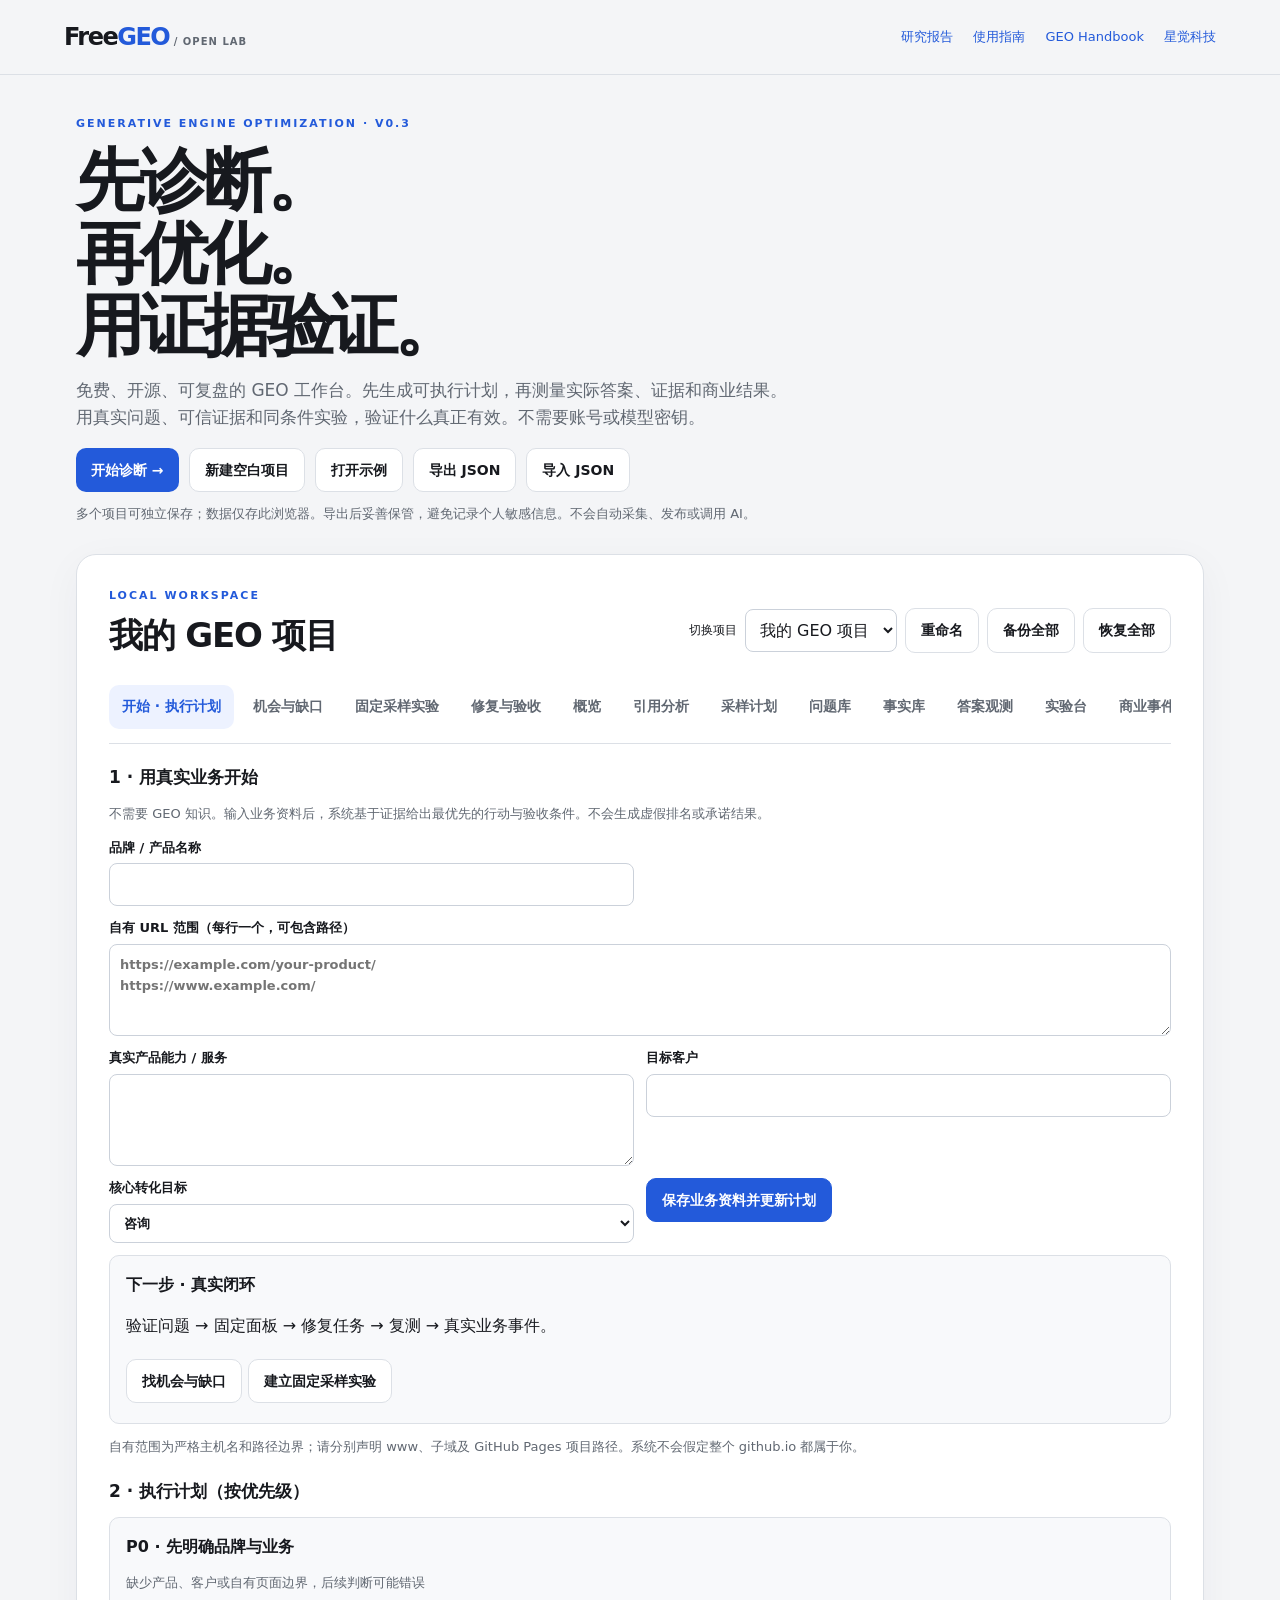
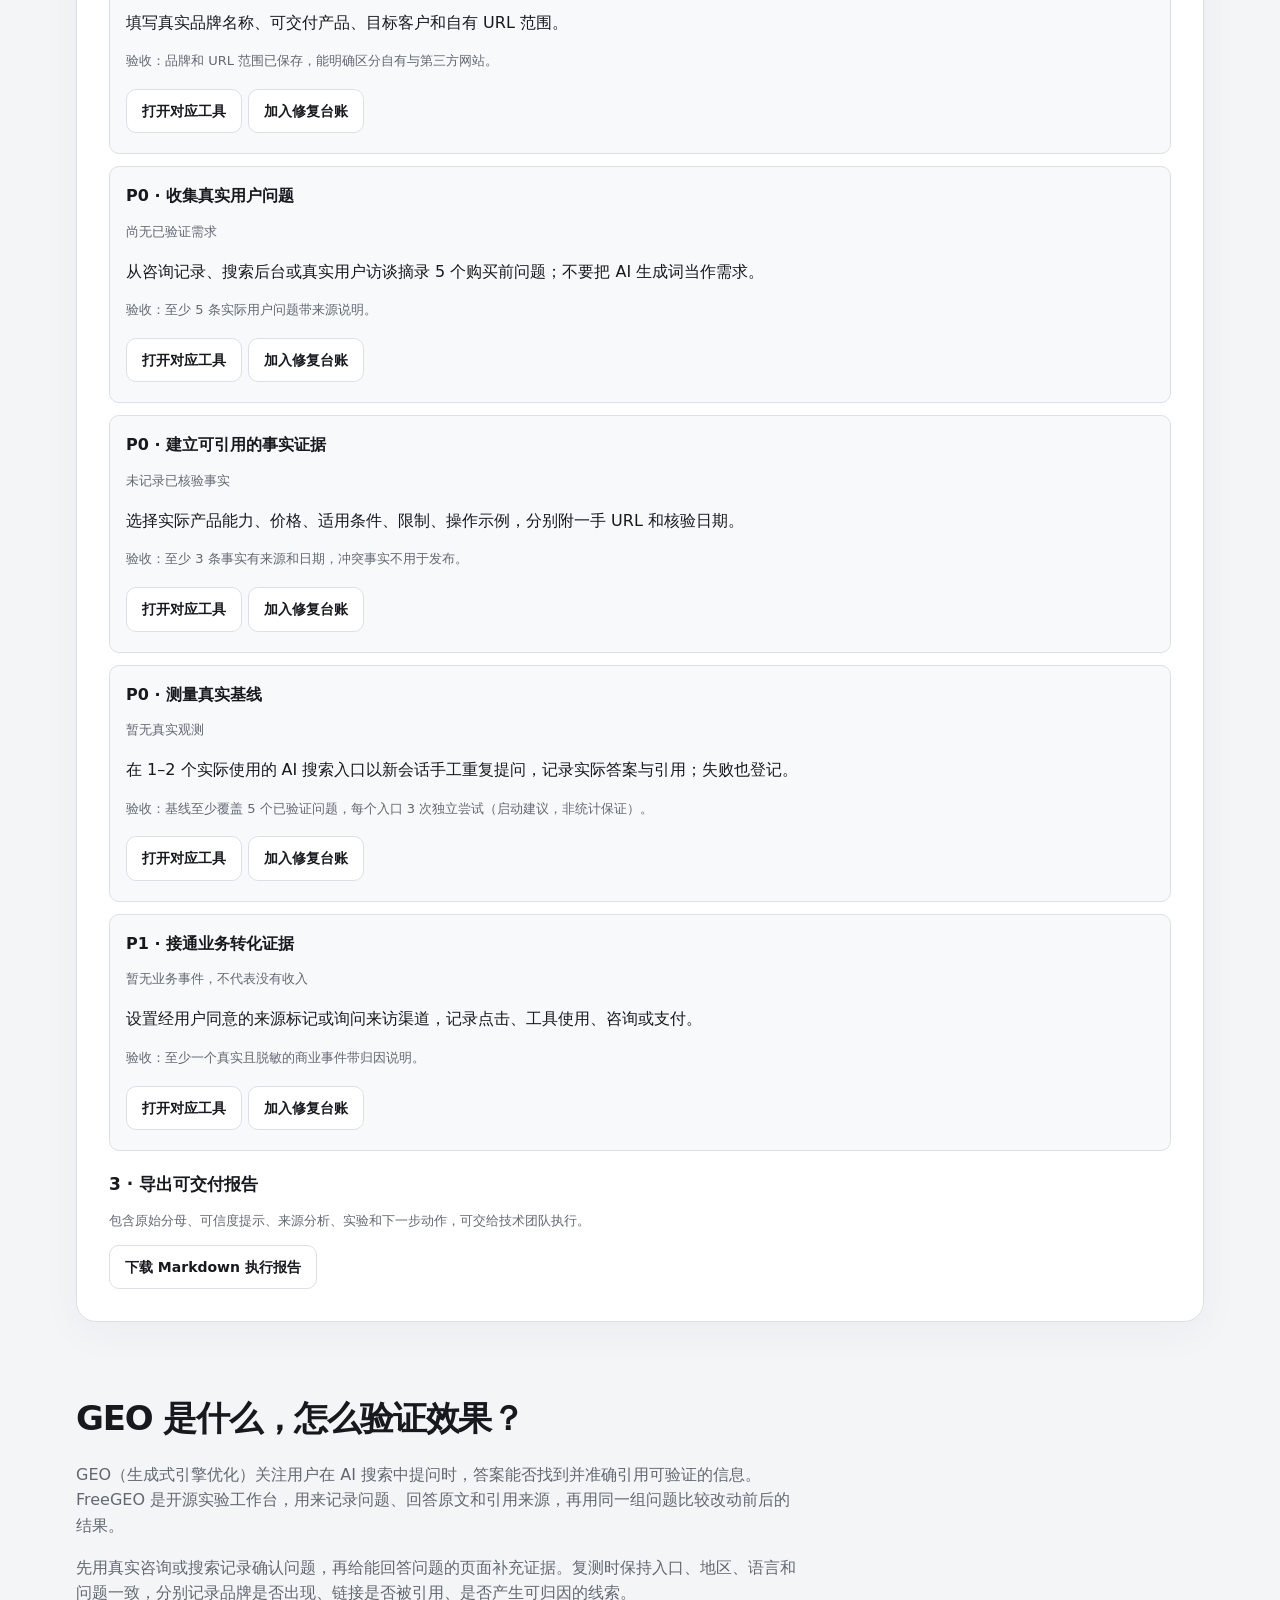
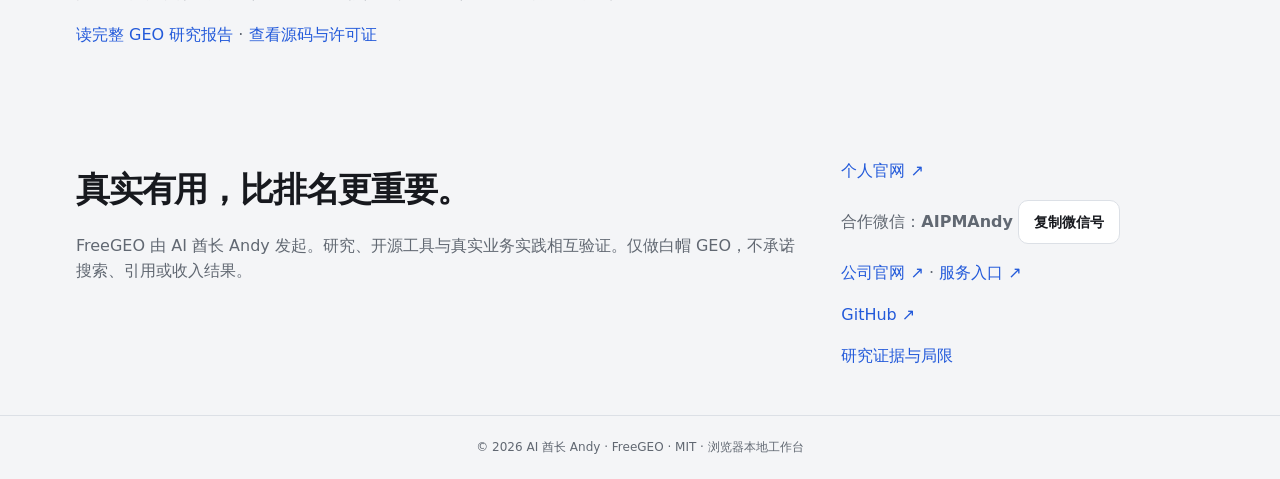
<file: index.html>
<!doctype html><html lang="zh-CN"><head><meta charset="utf-8"><meta name="viewport" content="width=device-width,initial-scale=1"><title>FreeGEO — AI 搜索增长工作台</title><meta name="description" content="免费开源、无需 API Key 的 GEO 证据与实验工作台，记录真实 AI 答案、事实、干预和商业结果。"><meta name="theme-color" content="#f4f5f7"><link rel="canonical" href="https://aipmandy.github.io/FreeGEO/"><meta property="og:type" content="website"><meta property="og:locale" content="zh_CN"><meta property="og:title" content="FreeGEO — AI 搜索增长工作台"><meta property="og:description" content="免费开源、浏览器本地优先的 GEO 证据与实验工作台。"><meta property="og:url" content="https://aipmandy.github.io/FreeGEO/"><script type="application/ld+json">{"@context":"https://schema.org","@type":"WebApplication","name":"FreeGEO","url":"https://aipmandy.github.io/FreeGEO/","applicationCategory":"BusinessApplication","operatingSystem":"Web","inLanguage":"zh-CN","author":{"@type":"Person","name":"AI 酋长 Andy","url":"https://metaver.vip/"},"publisher":{"@type":"Organization","name":"星觉科技","url":"https://www.a6no1.cn/"}}</script><link rel="stylesheet" href="style.css"><meta name="twitter:card" content="summary"><link rel="alternate" type="text/plain" href="https://aipmandy.github.io/FreeGEO/llms.txt" title="llms.txt">
</head><body>
<header><a class="brand" href="#overview">Free<span>GEO</span><small> / OPEN LAB</small></a><nav><a href="docs/research.html">研究报告</a><a href="docs/QUICKSTART.md">使用指南</a><a href="https://aipmandy.github.io/geo-handbook/">GEO Handbook</a><a href="https://www.a6no1.cn/">星觉科技</a></nav></header>
<main><section class="hero"><div class="eyebrow">GENERATIVE ENGINE OPTIMIZATION · V0.3</div><h1>先诊断。<br>再优化。<br>用证据验证。</h1><p>免费、开源、可复盘的 GEO 工作台。先生成可执行计划，再测量实际答案、证据和商业结果。用真实问题、可信证据和同条件实验，验证什么真正有效。不需要账号或模型密钥。</p><div class="actions"><a class="launch" href="#overview">开始诊断 →</a><button id="new" class="secondary">新建空白项目</button><button id="demo" class="secondary">打开示例</button><button id="export" class="secondary">导出 JSON</button><label class="file secondary">导入 JSON<input id="import" type="file" accept="application/json,.json"></label></div><small>多个项目可独立保存；数据仅存此浏览器。导出后妥善保管，避免记录个人敏感信息。不会自动采集、发布或调用 AI。</small></section>
<section class="workspace" id="overview"><div class="workspace-head"><div><div class="eyebrow">LOCAL WORKSPACE</div><h2 id="project-name"></h2></div><div class="project-controls"><label for="project-select">切换项目</label><select id="project-select"></select><button class="secondary" id="rename">重命名</button><button class="secondary" id="export-all">备份全部</button><label class="file secondary">恢复全部<input id="import-all" type="file" accept="application/json,.json"></label></div></div><p id="notice" role="status"></p><div id="tabs" class="tabs" role="tablist" aria-label="工作台模块"></div><div id="panel" role="tabpanel"></div></section>
<section class="foot" aria-labelledby="what-is-geo"><div>
<h2 id="what-is-geo">GEO 是什么，怎么验证效果？</h2>
<p>GEO（生成式引擎优化）关注用户在 AI 搜索中提问时，答案能否找到并准确引用可验证的信息。FreeGEO 是开源实验工作台，用来记录问题、回答原文和引用来源，再用同一组问题比较改动前后的结果。</p>
<p>先用真实咨询或搜索记录确认问题，再给能回答问题的页面补充证据。复测时保持入口、地区、语言和问题一致，分别记录品牌是否出现、链接是否被引用、是否产生可归因的线索。</p>
<p><a href="docs/research.html">读完整 GEO 研究报告</a> · <a href="https://github.com/AIPMAndy/FreeGEO">查看源码与许可证</a></p>
</div></section>
<section class="foot"><div><h2>真实有用，比排名更重要。</h2><p>FreeGEO 由 AI 酋长 Andy 发起。研究、开源工具与真实业务实践相互验证。仅做白帽 GEO，不承诺搜索、引用或收入结果。</p></div><div><a href="https://metaver.vip/">个人官网 ↗</a><p>合作微信：<strong>AIPMAndy</strong> <button class="secondary" id="copy-wechat" type="button">复制微信号</button></p><p id="wechat-status" role="status"></p><p><a href="https://www.a6no1.cn/">公司官网 ↗</a> · <a href="https://metaver.vip/services">服务入口 ↗</a></p><a href="https://github.com/AIPMAndy">GitHub ↗</a><p><a href="docs/research.html">研究证据与局限</a></p></div></section></main><footer>© 2026 AI 酋长 Andy · FreeGEO · MIT · 浏览器本地工作台</footer><script src="core.js"></script><script src="growth.js"></script><script src="workflow.js"></script><script src="projects.js"></script><script src="app.js"></script></body></html>
</file>
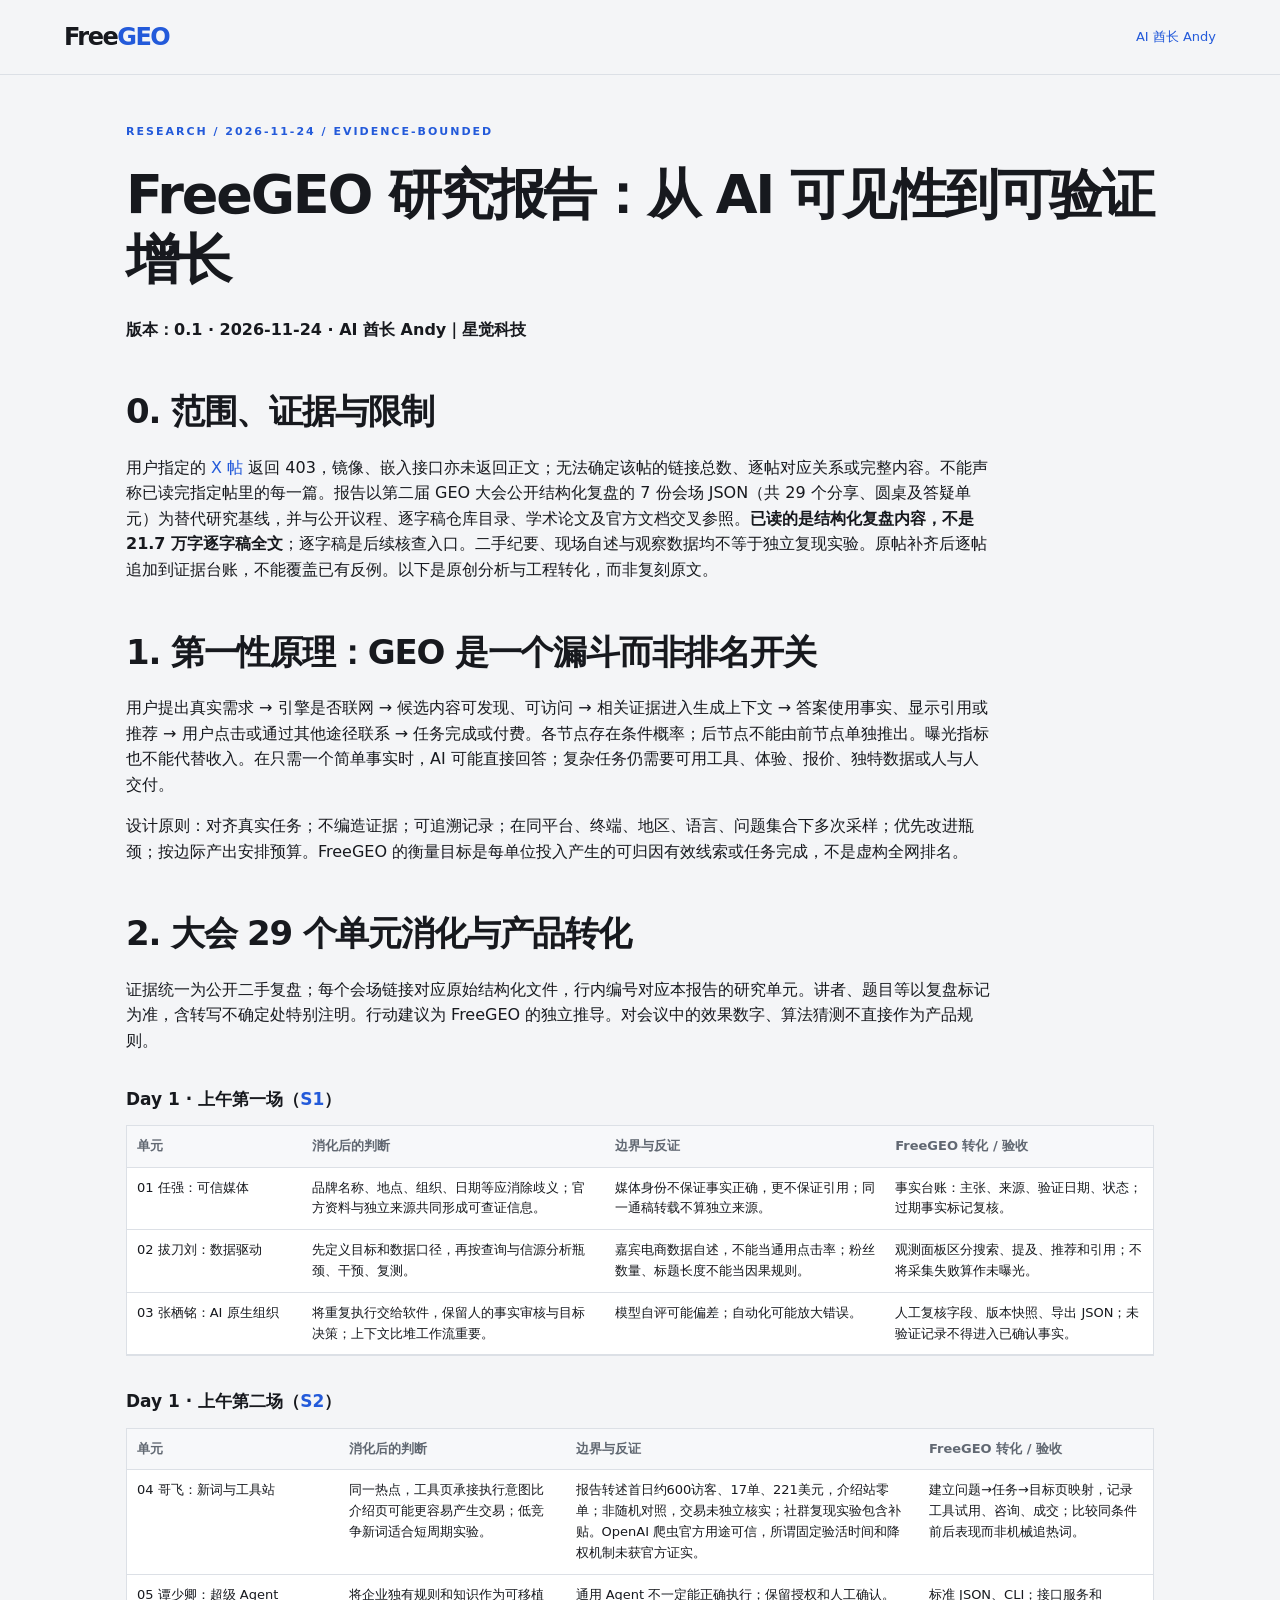
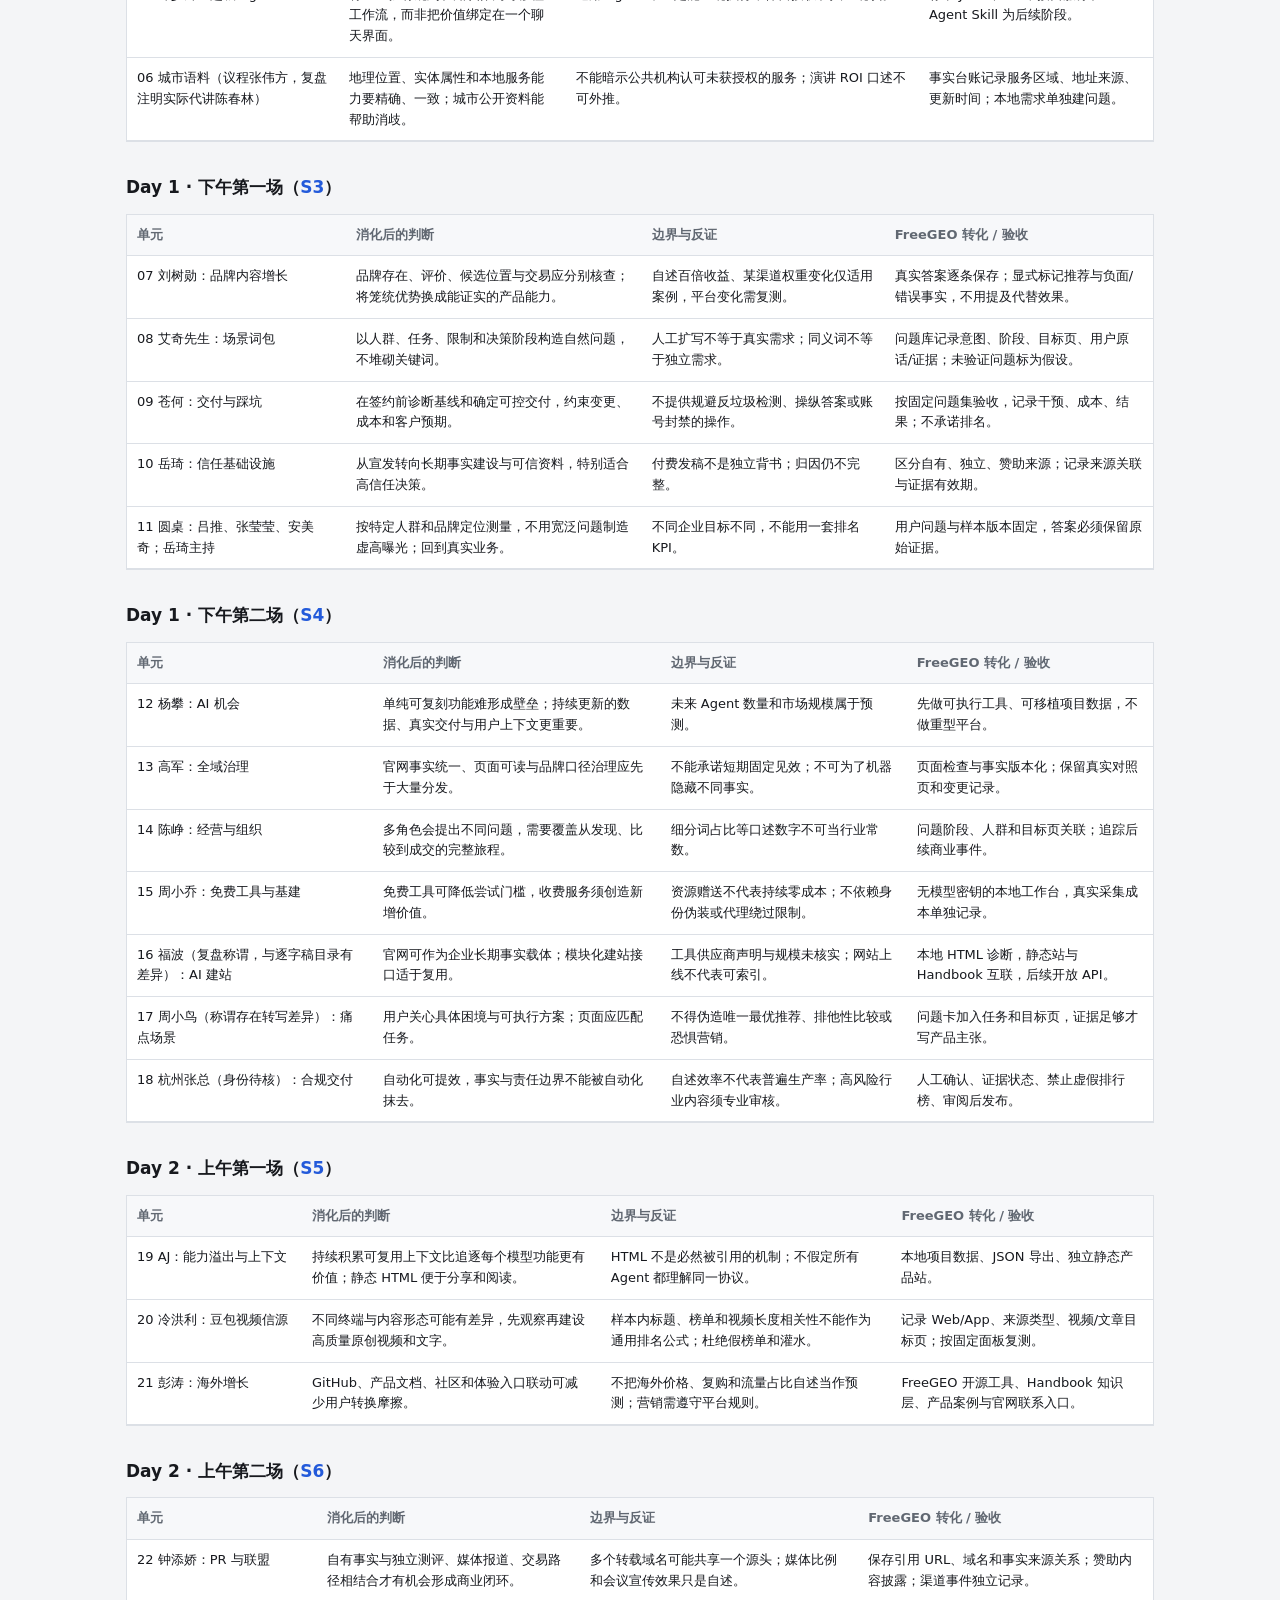
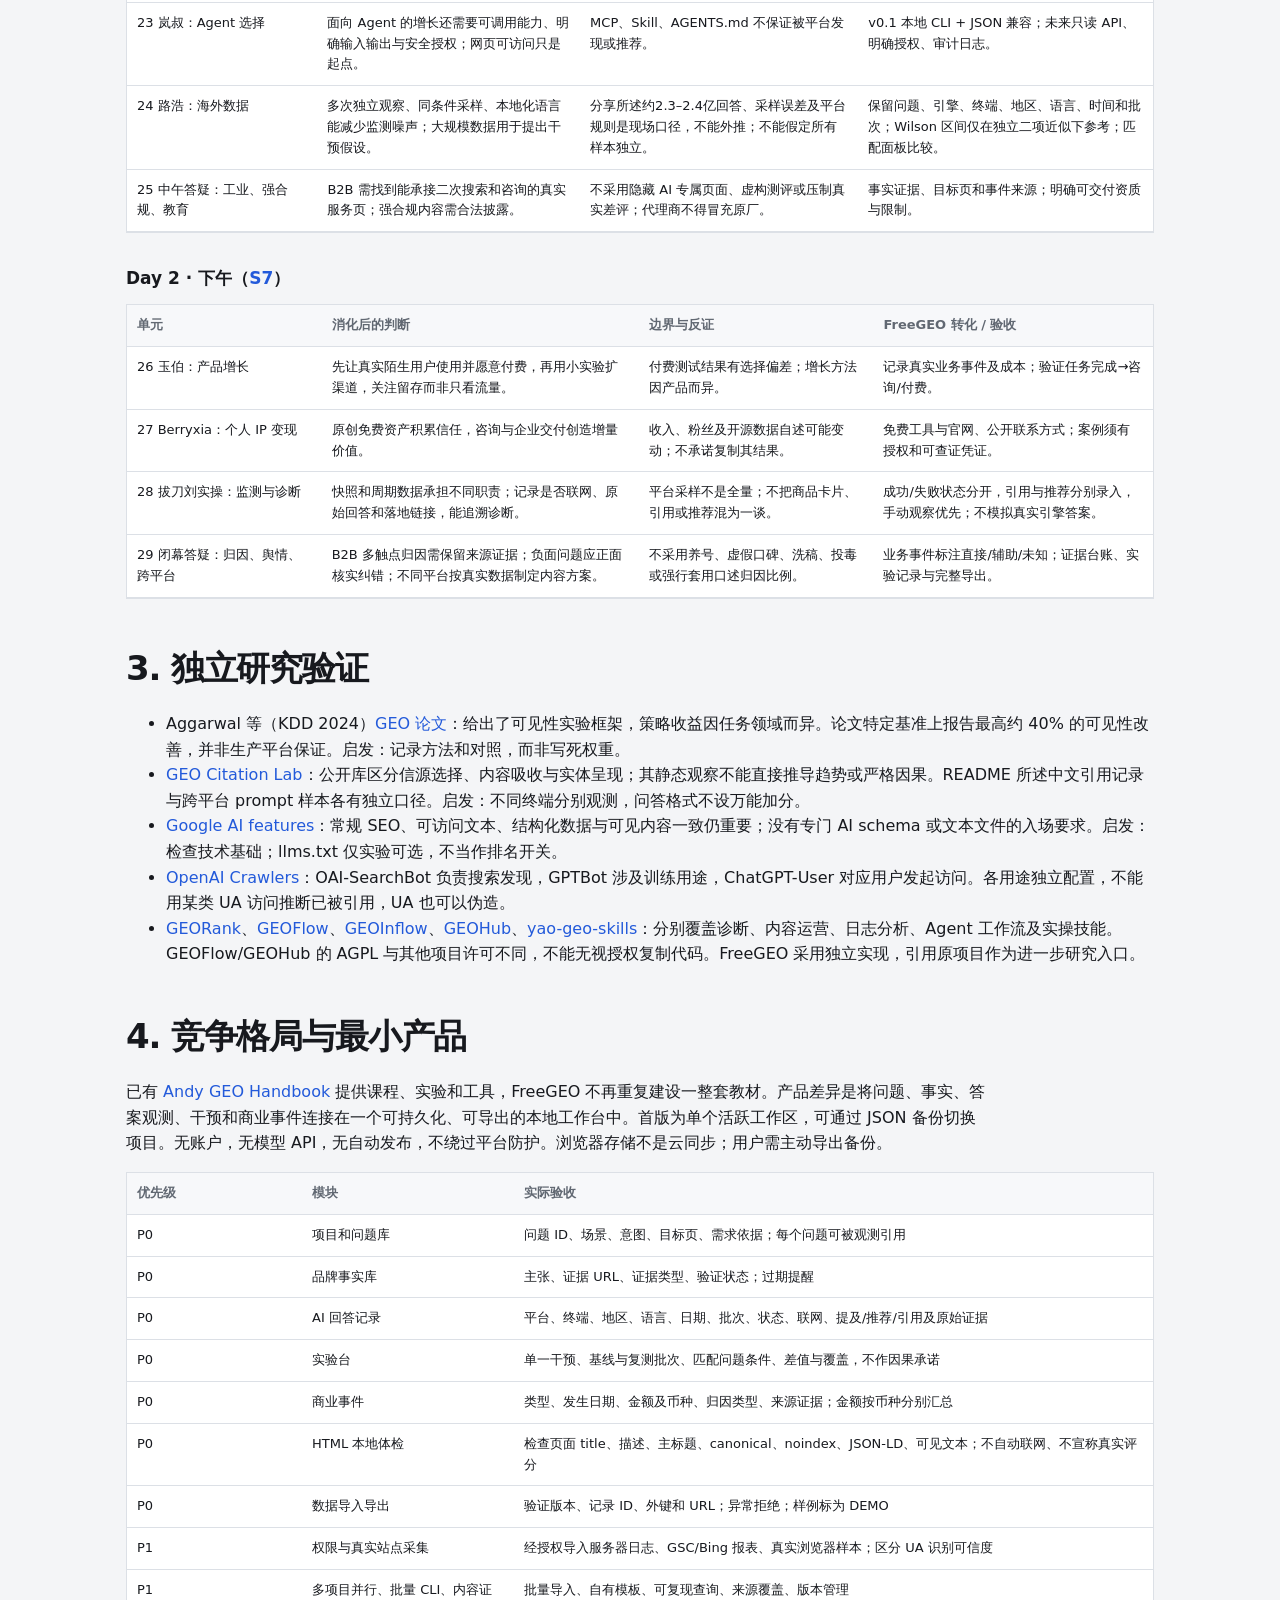
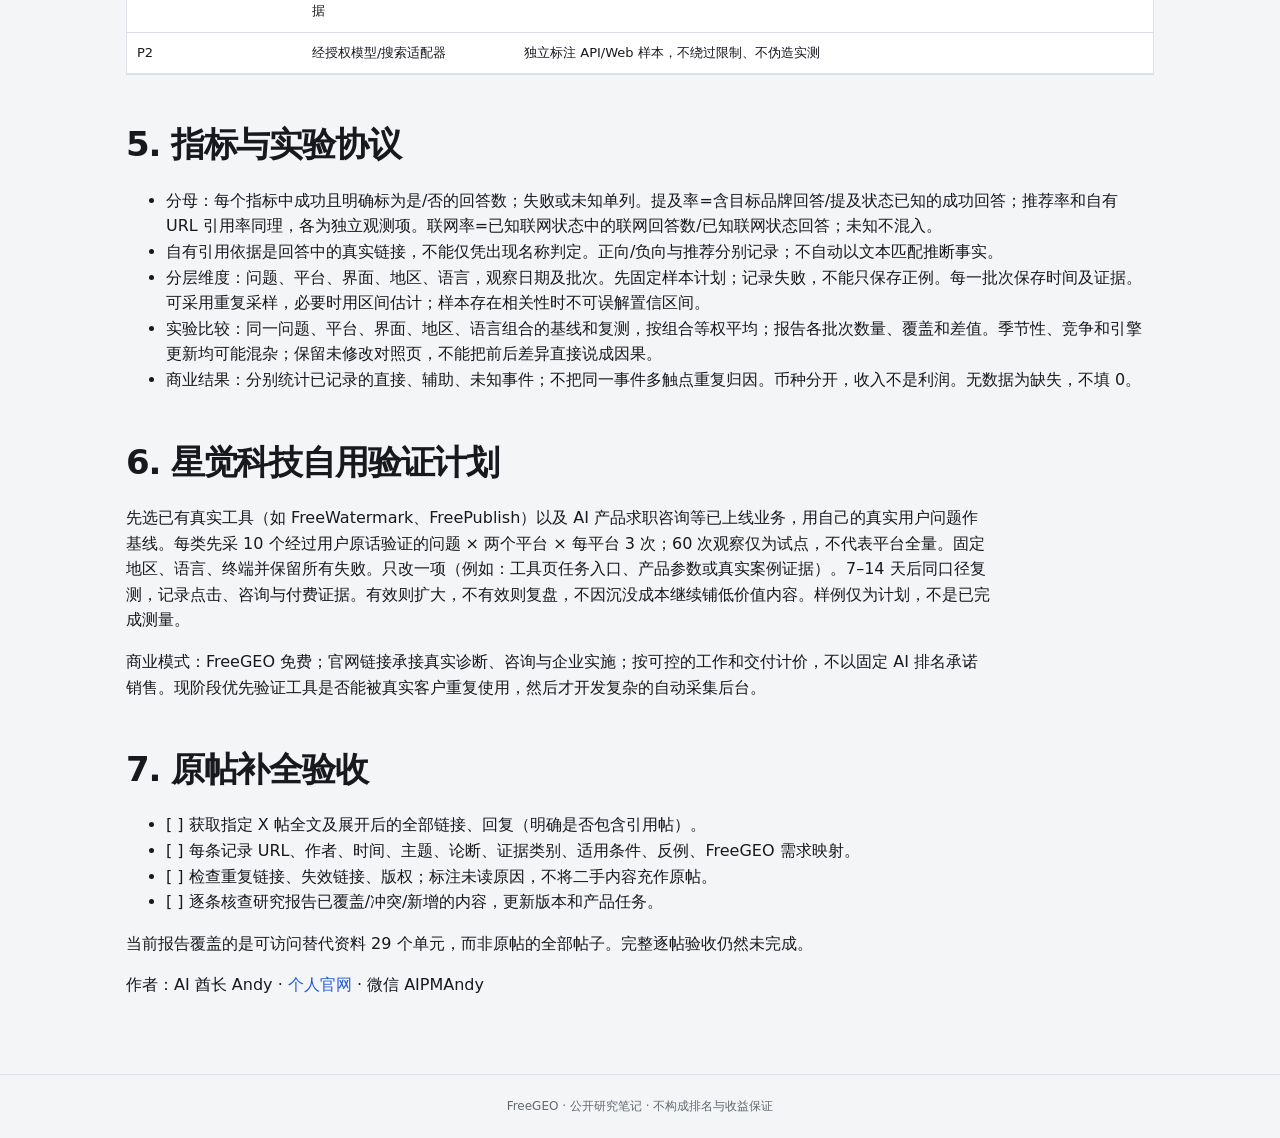
<file: docs/research.html>
<!doctype html><html lang="zh-CN"><head><meta charset="utf-8"><meta name="viewport" content="width=device-width,initial-scale=1"><title>GEO 研究报告｜AI 搜索引用如何验证 · FreeGEO</title>
<meta name="description" content="FreeGEO 研究报告整理 GEO 大会公开复盘中的 29 个研究单元，解释页面如何被 AI 搜索发现与引用，以及怎样用同条件实验衡量变化。">
<link rel="canonical" href="https://aipmandy.github.io/FreeGEO/docs/research.html">
<meta property="og:type" content="article">
<meta property="og:title" content="GEO 研究报告｜AI 搜索引用如何验证 · FreeGEO">
<meta property="og:description" content="FreeGEO 研究报告整理 GEO 大会公开复盘中的 29 个研究单元，解释页面如何被 AI 搜索发现与引用，以及怎样用同条件实验衡量变化。">
<meta property="og:url" content="https://aipmandy.github.io/FreeGEO/docs/research.html">
<meta name="twitter:card" content="summary">
<script type="application/ld+json">{"@context":"https://schema.org","@type":"Article","@id":"https://aipmandy.github.io/FreeGEO/docs/research.html#article","url":"https://aipmandy.github.io/FreeGEO/docs/research.html","headline":"FreeGEO 研究报告：从 AI 可见性到可验证增长","description":"FreeGEO 研究报告整理 GEO 大会公开复盘中的 29 个研究单元，解释页面如何被 AI 搜索发现与引用，以及怎样用同条件实验衡量变化。","inLanguage":"zh-CN","datePublished":"2026-11-24","author":{"@type":"Person","@id":"https://metaver.vip/#person","name":"AI酋长Andy","url":"https://metaver.vip/"},"publisher":{"@type":"Organization","@id":"https://www.a6no1.cn/#organization","name":"星觉科技","url":"https://www.a6no1.cn/"},"about":{"@type":"WebApplication","name":"FreeGEO","url":"https://aipmandy.github.io/FreeGEO/"}}</script>
<style>:root{--bg:#f4f5f7;--paper:white;--text:#17191e;--muted:#616872;--line:#dce0e6;--blue:#235ada;--soft:#edf2ff;--green:#116044}*{box-sizing:border-box}html{scroll-behavior:smooth}body{margin:0;background:var(--bg);font-family:-apple-system,BlinkMacSystemFont,"PingFang SC","Microsoft YaHei",system-ui,sans-serif;color:var(--text);line-height:1.6}a{color:var(--blue);text-decoration:none}a:hover{text-decoration:underline}header{position:sticky;top:0;z-index:2;display:flex;align-items:center;justify-content:space-between;gap:20px;padding:18px max(5vw,24px);background:#f4f5f7ed;border-bottom:1px solid var(--line);backdrop-filter:blur(14px)}.brand{color:var(--text);font-weight:850;font-size:24px;letter-spacing:-1.5px}.brand span{color:var(--blue)}.brand small{font-size:10px;letter-spacing:1px;color:var(--muted)}nav{display:flex;gap:20px;flex-wrap:wrap;font-size:13px}main{max-width:1180px;margin:0 auto;padding:0 26px}.hero{padding:82px 0 55px}.eyebrow{font-size:11px;letter-spacing:2px;font-weight:750;color:var(--blue)}h1{font-size:clamp(48px,8vw,90px);line-height:1.07;letter-spacing:-.065em;margin:18px 0 24px}h2{letter-spacing:-.035em;margin:4px 0 12px;font-size:clamp(24px,4vw,34px)}h3{font-size:17px;margin:20px 0 12px}.hero p{font-size:19px;max-width:720px;color:var(--muted)}small,.muted{color:var(--muted);font-size:13px}.actions{display:flex;gap:10px;flex-wrap:wrap;margin:24px 0 12px}button,.file{font:inherit;font-weight:650;cursor:pointer;border:1px solid var(--blue);border-radius:10px;background:var(--blue);color:white;padding:10px 15px;font-size:14px;display:inline-flex;align-items:center;justify-content:center}.secondary{background:white;color:var(--text);border:1px solid var(--line)}button:hover,.file:hover{filter:brightness(.96)}button:focus-visible,a:focus-visible,input:focus-visible,textarea:focus-visible,select:focus-visible{outline:3px solid #84a7ff;outline-offset:2px}.file input{width:1px;height:1px;position:absolute;opacity:0}.workspace{background:var(--paper);border:1px solid var(--line);border-radius:20px;padding:clamp(16px,3vw,32px);box-shadow:0 10px 40px #26364f0b;min-height:400px}.workspace-head{display:flex;justify-content:space-between;align-items:center;gap:10px}.tabs{display:flex;gap:6px;overflow-x:auto;padding:10px 0 14px;border-bottom:1px solid var(--line);margin-bottom:20px}.tabs button{white-space:nowrap;background:transparent;color:var(--muted);border:0;padding:9px 13px}.tabs button[aria-selected=true]{background:var(--soft);color:var(--blue)}#notice:empty{display:none}#notice{font-size:14px;padding:10px 14px;background:var(--soft);border-radius:8px;white-space:pre-wrap}.metrics{display:grid;grid-template-columns:repeat(auto-fit,minmax(145px,1fr));gap:12px}.metric{padding:16px;border:1px solid var(--line);border-radius:12px}.metric strong{display:block;font-size:28px;letter-spacing:-1px;font-variant-numeric:tabular-nums}.metric span{font-size:13px;color:var(--muted)}.gridform{display:grid;grid-template-columns:repeat(2,minmax(0,1fr));gap:12px;align-items:start}.gridform label{font-size:13px;font-weight:650;display:flex;flex-direction:column;gap:5px}.gridform .wide{grid-column:1/-1}input,textarea,select{border:1px solid #cbd1da;background:#fff;color:var(--text);padding:10px;border-radius:8px;font:inherit;width:100%;min-width:0}textarea{resize:vertical;min-height:92px}.submitrow{grid-column:1/-1;display:flex;gap:8px;flex-wrap:wrap}.scroll{overflow-x:auto;margin:16px 0}table{border-collapse:collapse;width:100%;font-size:13px;text-align:left}th,td{padding:10px;vertical-align:top;border-bottom:1px solid var(--line);min-width:95px;max-width:320px;overflow-wrap:anywhere;white-space:pre-wrap}th{color:var(--muted);font-weight:650;background:#f7f8fa}td button{font-size:12px;padding:6px 9px}.danger{color:#ab2635}.filters{display:flex;gap:8px;flex-wrap:wrap;margin-bottom:16px}.filters label{font-size:12px;flex:1;min-width:140px}.foot{display:grid;grid-template-columns:2fr 1fr;gap:40px;padding:65px 0 30px}.foot p{color:var(--muted)}footer{text-align:center;color:var(--muted);font-size:12px;border-top:1px solid var(--line);padding:22px}.callout{padding:16px;border:1px solid var(--line);border-radius:10px;margin:12px 0;background:#f8f9fb}.report{max-width:1080px;padding-top:48px;padding-bottom:60px}.report h1{font-size:clamp(34px,5vw,54px);line-height:1.2;letter-spacing:-.04em}.report h2{margin-top:42px}.report h3{margin-top:32px}.report table{background:white;border:1px solid var(--line)}.report td,.report th{min-width:130px;max-width:none}.report p{max-width:85ch}.report code{font-family:monospace} @media(max-width:650px){header{position:static;align-items:flex-start;flex-direction:column;gap:7px;padding:12px 20px}main{padding:0 14px}.hero{padding:44px 0 34px}.gridform,.foot{grid-template-columns:1fr}.foot{gap:10px}.workspace-head{align-items:flex-start}.workspace-head button{flex-shrink:0}h1{font-size:53px}.metrics{grid-template-columns:repeat(2,minmax(0,1fr))}}
 .report table{display:block;overflow-x:auto}.report th:first-child,.report td:first-child{min-width:175px}.report h1{margin-top:22px} @media print{header,footer{display:none}.report{padding:0;max-width:none}.report table{display:table;break-inside:auto}.report tr{break-inside:avoid}body{background:white}}</style><link rel="alternate" type="text/plain" href="https://aipmandy.github.io/FreeGEO/llms.txt" title="llms.txt">
</head><body><header><a class="brand" href="../">Free<span>GEO</span></a><nav><a href="https://metaver.vip/">AI 酋长 Andy</a></nav></header><main class="report"><div class="eyebrow">RESEARCH / 2026-11-24 / EVIDENCE-BOUNDED</div><h1>FreeGEO 研究报告：从 AI 可见性到可验证增长</h1>
<p><strong>版本：0.1 · 2026-11-24 · AI 酋长 Andy｜星觉科技</strong></p>
<h2>0. 范围、证据与限制</h2>
<p>用户指定的 <a href="https://x.com/yaojingang/status/2125080433096565209">X 帖</a> 返回 403，镜像、嵌入接口亦未返回正文；无法确定该帖的链接总数、逐帖对应关系或完整内容。不能声称已读完指定帖里的每一篇。报告以第二届 GEO 大会公开结构化复盘的 7 份会场 JSON（共 29 个分享、圆桌及答疑单元）为替代研究基线，并与公开议程、逐字稿仓库目录、学术论文及官方文档交叉参照。<strong>已读的是结构化复盘内容，不是 21.7 万字逐字稿全文</strong>；逐字稿是后续核查入口。二手纪要、现场自述与观察数据均不等于独立复现实验。原帖补齐后逐帖追加到证据台账，不能覆盖已有反例。以下是原创分析与工程转化，而非复刻原文。</p>
<h2>1. 第一性原理：GEO 是一个漏斗而非排名开关</h2>
<p>用户提出真实需求 → 引擎是否联网 → 候选内容可发现、可访问 → 相关证据进入生成上下文 → 答案使用事实、显示引用或推荐 → 用户点击或通过其他途径联系 → 任务完成或付费。各节点存在条件概率；后节点不能由前节点单独推出。曝光指标也不能代替收入。在只需一个简单事实时，AI 可能直接回答；复杂任务仍需要可用工具、体验、报价、独特数据或人与人交付。</p>
<p>设计原则：对齐真实任务；不编造证据；可追溯记录；在同平台、终端、地区、语言、问题集合下多次采样；优先改进瓶颈；按边际产出安排预算。FreeGEO 的衡量目标是每单位投入产生的可归因有效线索或任务完成，不是虚构全网排名。</p>
<h2>2. 大会 29 个单元消化与产品转化</h2>
<p>证据统一为公开二手复盘；每个会场链接对应原始结构化文件，行内编号对应本报告的研究单元。讲者、题目等以复盘标记为准，含转写不确定处特别注明。行动建议为 FreeGEO 的独立推导。对会议中的效果数字、算法猜测不直接作为产品规则。</p>
<h3>Day 1 · 上午第一场（<a href="https://github.com/siuserxiaowei/geo-conference-2026-review/blob/main/data/sessions/s1.json">S1</a>）</h3>
<table>
<thead>
<tr>
<th>单元</th>
<th>消化后的判断</th>
<th>边界与反证</th>
<th>FreeGEO 转化 / 验收</th>
</tr>
</thead>
<tbody>
<tr>
<td>01 任强：可信媒体</td>
<td>品牌名称、地点、组织、日期等应消除歧义；官方资料与独立来源共同形成可查证信息。</td>
<td>媒体身份不保证事实正确，更不保证引用；同一通稿转载不算独立来源。</td>
<td>事实台账：主张、来源、验证日期、状态；过期事实标记复核。</td>
</tr>
<tr>
<td>02 拔刀刘：数据驱动</td>
<td>先定义目标和数据口径，再按查询与信源分析瓶颈、干预、复测。</td>
<td>嘉宾电商数据自述，不能当通用点击率；粉丝数量、标题长度不能当因果规则。</td>
<td>观测面板区分搜索、提及、推荐和引用；不将采集失败算作未曝光。</td>
</tr>
<tr>
<td>03 张栖铭：AI 原生组织</td>
<td>将重复执行交给软件，保留人的事实审核与目标决策；上下文比堆工作流重要。</td>
<td>模型自评可能偏差；自动化可能放大错误。</td>
<td>人工复核字段、版本快照、导出 JSON；未验证记录不得进入已确认事实。</td>
</tr>
</tbody>
</table>
<h3>Day 1 · 上午第二场（<a href="https://github.com/siuserxiaowei/geo-conference-2026-review/blob/main/data/sessions/s2.json">S2</a>）</h3>
<table>
<thead>
<tr>
<th>单元</th>
<th>消化后的判断</th>
<th>边界与反证</th>
<th>FreeGEO 转化 / 验收</th>
</tr>
</thead>
<tbody>
<tr>
<td>04 哥飞：新词与工具站</td>
<td>同一热点，工具页承接执行意图比介绍页可能更容易产生交易；低竞争新词适合短周期实验。</td>
<td>报告转述首日约600访客、17单、221美元，介绍站零单；非随机对照，交易未独立核实；社群复现实验包含补贴。OpenAI 爬虫官方用途可信，所谓固定验活时间和降权机制未获官方证实。</td>
<td>建立问题→任务→目标页映射，记录工具试用、咨询、成交；比较同条件前后表现而非机械追热词。</td>
</tr>
<tr>
<td>05 谭少卿：超级 Agent</td>
<td>将企业独有规则和知识作为可移植工作流，而非把价值绑定在一个聊天界面。</td>
<td>通用 Agent 不一定能正确执行；保留授权和人工确认。</td>
<td>标准 JSON、CLI；接口服务和 Agent Skill 为后续阶段。</td>
</tr>
<tr>
<td>06 城市语料（议程张伟方，复盘注明实际代讲陈春林）</td>
<td>地理位置、实体属性和本地服务能力要精确、一致；城市公开资料能帮助消歧。</td>
<td>不能暗示公共机构认可未获授权的服务；演讲 ROI 口述不可外推。</td>
<td>事实台账记录服务区域、地址来源、更新时间；本地需求单独建问题。</td>
</tr>
</tbody>
</table>
<h3>Day 1 · 下午第一场（<a href="https://github.com/siuserxiaowei/geo-conference-2026-review/blob/main/data/sessions/s3.json">S3</a>）</h3>
<table>
<thead>
<tr>
<th>单元</th>
<th>消化后的判断</th>
<th>边界与反证</th>
<th>FreeGEO 转化 / 验收</th>
</tr>
</thead>
<tbody>
<tr>
<td>07 刘树勋：品牌内容增长</td>
<td>品牌存在、评价、候选位置与交易应分别核查；将笼统优势换成能证实的产品能力。</td>
<td>自述百倍收益、某渠道权重变化仅适用案例，平台变化需复测。</td>
<td>真实答案逐条保存；显式标记推荐与负面/错误事实，不用提及代替效果。</td>
</tr>
<tr>
<td>08 艾奇先生：场景词包</td>
<td>以人群、任务、限制和决策阶段构造自然问题，不堆砌关键词。</td>
<td>人工扩写不等于真实需求；同义词不等于独立需求。</td>
<td>问题库记录意图、阶段、目标页、用户原话/证据；未验证问题标为假设。</td>
</tr>
<tr>
<td>09 苍何：交付与踩坑</td>
<td>在签约前诊断基线和确定可控交付，约束变更、成本和客户预期。</td>
<td>不提供规避反垃圾检测、操纵答案或账号封禁的操作。</td>
<td>按固定问题集验收，记录干预、成本、结果；不承诺排名。</td>
</tr>
<tr>
<td>10 岳琦：信任基础设施</td>
<td>从宣发转向长期事实建设与可信资料，特别适合高信任决策。</td>
<td>付费发稿不是独立背书；归因仍不完整。</td>
<td>区分自有、独立、赞助来源；记录来源关联与证据有效期。</td>
</tr>
<tr>
<td>11 圆桌：吕推、张莹莹、安美奇；岳琦主持</td>
<td>按特定人群和品牌定位测量，不用宽泛问题制造虚高曝光；回到真实业务。</td>
<td>不同企业目标不同，不能用一套排名 KPI。</td>
<td>用户问题与样本版本固定，答案必须保留原始证据。</td>
</tr>
</tbody>
</table>
<h3>Day 1 · 下午第二场（<a href="https://github.com/siuserxiaowei/geo-conference-2026-review/blob/main/data/sessions/s4.json">S4</a>）</h3>
<table>
<thead>
<tr>
<th>单元</th>
<th>消化后的判断</th>
<th>边界与反证</th>
<th>FreeGEO 转化 / 验收</th>
</tr>
</thead>
<tbody>
<tr>
<td>12 杨攀：AI 机会</td>
<td>单纯可复刻功能难形成壁垒；持续更新的数据、真实交付与用户上下文更重要。</td>
<td>未来 Agent 数量和市场规模属于预测。</td>
<td>先做可执行工具、可移植项目数据，不做重型平台。</td>
</tr>
<tr>
<td>13 高军：全域治理</td>
<td>官网事实统一、页面可读与品牌口径治理应先于大量分发。</td>
<td>不能承诺短期固定见效；不可为了机器隐藏不同事实。</td>
<td>页面检查与事实版本化；保留真实对照页和变更记录。</td>
</tr>
<tr>
<td>14 陈峥：经营与组织</td>
<td>多角色会提出不同问题，需要覆盖从发现、比较到成交的完整旅程。</td>
<td>细分词占比等口述数字不可当行业常数。</td>
<td>问题阶段、人群和目标页关联；追踪后续商业事件。</td>
</tr>
<tr>
<td>15 周小乔：免费工具与基建</td>
<td>免费工具可降低尝试门槛，收费服务须创造新增价值。</td>
<td>资源赠送不代表持续零成本；不依赖身份伪装或代理绕过限制。</td>
<td>无模型密钥的本地工作台，真实采集成本单独记录。</td>
</tr>
<tr>
<td>16 福波（复盘称谓，与逐字稿目录有差异）：AI 建站</td>
<td>官网可作为企业长期事实载体；模块化建站接口适于复用。</td>
<td>工具供应商声明与规模未核实；网站上线不代表可索引。</td>
<td>本地 HTML 诊断，静态站与 Handbook 互联，后续开放 API。</td>
</tr>
<tr>
<td>17 周小鸟（称谓存在转写差异）：痛点场景</td>
<td>用户关心具体困境与可执行方案；页面应匹配任务。</td>
<td>不得伪造唯一最优推荐、排他性比较或恐惧营销。</td>
<td>问题卡加入任务和目标页，证据足够才写产品主张。</td>
</tr>
<tr>
<td>18 杭州张总（身份待核）：合规交付</td>
<td>自动化可提效，事实与责任边界不能被自动化抹去。</td>
<td>自述效率不代表普遍生产率；高风险行业内容须专业审核。</td>
<td>人工确认、证据状态、禁止虚假排行榜、审阅后发布。</td>
</tr>
</tbody>
</table>
<h3>Day 2 · 上午第一场（<a href="https://github.com/siuserxiaowei/geo-conference-2026-review/blob/main/data/sessions/s5.json">S5</a>）</h3>
<table>
<thead>
<tr>
<th>单元</th>
<th>消化后的判断</th>
<th>边界与反证</th>
<th>FreeGEO 转化 / 验收</th>
</tr>
</thead>
<tbody>
<tr>
<td>19 AJ：能力溢出与上下文</td>
<td>持续积累可复用上下文比追逐每个模型功能更有价值；静态 HTML 便于分享和阅读。</td>
<td>HTML 不是必然被引用的机制；不假定所有 Agent 都理解同一协议。</td>
<td>本地项目数据、JSON 导出、独立静态产品站。</td>
</tr>
<tr>
<td>20 冷洪利：豆包视频信源</td>
<td>不同终端与内容形态可能有差异，先观察再建设高质量原创视频和文字。</td>
<td>样本内标题、榜单和视频长度相关性不能作为通用排名公式；杜绝假榜单和灌水。</td>
<td>记录 Web/App、来源类型、视频/文章目标页；按固定面板复测。</td>
</tr>
<tr>
<td>21 彭涛：海外增长</td>
<td>GitHub、产品文档、社区和体验入口联动可减少用户转换摩擦。</td>
<td>不把海外价格、复购和流量占比自述当作预测；营销需遵守平台规则。</td>
<td>FreeGEO 开源工具、Handbook 知识层、产品案例与官网联系入口。</td>
</tr>
</tbody>
</table>
<h3>Day 2 · 上午第二场（<a href="https://github.com/siuserxiaowei/geo-conference-2026-review/blob/main/data/sessions/s6.json">S6</a>）</h3>
<table>
<thead>
<tr>
<th>单元</th>
<th>消化后的判断</th>
<th>边界与反证</th>
<th>FreeGEO 转化 / 验收</th>
</tr>
</thead>
<tbody>
<tr>
<td>22 钟添娇：PR 与联盟</td>
<td>自有事实与独立测评、媒体报道、交易路径相结合才有机会形成商业闭环。</td>
<td>多个转载域名可能共享一个源头；媒体比例和会议宣传效果只是自述。</td>
<td>保存引用 URL、域名和事实来源关系；赞助内容披露；渠道事件独立记录。</td>
</tr>
<tr>
<td>23 岚叔：Agent 选择</td>
<td>面向 Agent 的增长还需要可调用能力、明确输入输出与安全授权；网页可访问只是起点。</td>
<td>MCP、Skill、AGENTS.md 不保证被平台发现或推荐。</td>
<td>v0.1 本地 CLI + JSON 兼容；未来只读 API、明确授权、审计日志。</td>
</tr>
<tr>
<td>24 路浩：海外数据</td>
<td>多次独立观察、同条件采样、本地化语言能减少监测噪声；大规模数据用于提出干预假设。</td>
<td>分享所述约2.3–2.4亿回答、采样误差及平台规则是现场口径，不能外推；不能假定所有样本独立。</td>
<td>保留问题、引擎、终端、地区、语言、时间和批次；Wilson 区间仅在独立二项近似下参考；匹配面板比较。</td>
</tr>
<tr>
<td>25 中午答疑：工业、强合规、教育</td>
<td>B2B 需找到能承接二次搜索和咨询的真实服务页；强合规内容需合法披露。</td>
<td>不采用隐藏 AI 专属页面、虚构测评或压制真实差评；代理商不得冒充原厂。</td>
<td>事实证据、目标页和事件来源；明确可交付资质与限制。</td>
</tr>
</tbody>
</table>
<h3>Day 2 · 下午（<a href="https://github.com/siuserxiaowei/geo-conference-2026-review/blob/main/data/sessions/s7.json">S7</a>）</h3>
<table>
<thead>
<tr>
<th>单元</th>
<th>消化后的判断</th>
<th>边界与反证</th>
<th>FreeGEO 转化 / 验收</th>
</tr>
</thead>
<tbody>
<tr>
<td>26 玉伯：产品增长</td>
<td>先让真实陌生用户使用并愿意付费，再用小实验扩渠道，关注留存而非只看流量。</td>
<td>付费测试结果有选择偏差；增长方法因产品而异。</td>
<td>记录真实业务事件及成本；验证任务完成→咨询/付费。</td>
</tr>
<tr>
<td>27 Berryxia：个人 IP 变现</td>
<td>原创免费资产积累信任，咨询与企业交付创造增量价值。</td>
<td>收入、粉丝及开源数据自述可能变动；不承诺复制其结果。</td>
<td>免费工具与官网、公开联系方式；案例须有授权和可查证凭证。</td>
</tr>
<tr>
<td>28 拔刀刘实操：监测与诊断</td>
<td>快照和周期数据承担不同职责；记录是否联网、原始回答和落地链接，能追溯诊断。</td>
<td>平台采样不是全量；不把商品卡片、引用或推荐混为一谈。</td>
<td>成功/失败状态分开，引用与推荐分别录入，手动观察优先；不模拟真实引擎答案。</td>
</tr>
<tr>
<td>29 闭幕答疑：归因、舆情、跨平台</td>
<td>B2B 多触点归因需保留来源证据；负面问题应正面核实纠错；不同平台按真实数据制定内容方案。</td>
<td>不采用养号、虚假口碑、洗稿、投毒或强行套用口述归因比例。</td>
<td>业务事件标注直接/辅助/未知；证据台账、实验记录与完整导出。</td>
</tr>
</tbody>
</table>
<h2>3. 独立研究验证</h2>
<ul>
<li>Aggarwal 等（KDD 2024）<a href="https://arxiv.org/abs/2311.09735">GEO 论文</a>：给出了可见性实验框架，策略收益因任务领域而异。论文特定基准上报告最高约 40% 的可见性改善，并非生产平台保证。启发：记录方法和对照，而非写死权重。</li>
<li><a href="https://github.com/yaojingang/geo-citation-lab">GEO Citation Lab</a>：公开库区分信源选择、内容吸收与实体呈现；其静态观察不能直接推导趋势或严格因果。README 所述中文引用记录与跨平台 prompt 样本各有独立口径。启发：不同终端分别观测，问答格式不设万能加分。</li>
<li><a href="https://developers.google.com/search/docs/appearance/ai-features">Google AI features</a>：常规 SEO、可访问文本、结构化数据与可见内容一致仍重要；没有专门 AI schema 或文本文件的入场要求。启发：检查技术基础；llms.txt 仅实验可选，不当作排名开关。</li>
<li><a href="https://developers.openai.com/api/docs/bots">OpenAI Crawlers</a>：OAI-SearchBot 负责搜索发现，GPTBot 涉及训练用途，ChatGPT-User 对应用户发起访问。各用途独立配置，不能用某类 UA 访问推断已被引用，UA 也可以伪造。</li>
<li><a href="https://github.com/yaojingang/GEORank">GEORank</a>、<a href="https://github.com/yaojingang/GEOFlow">GEOFlow</a>、<a href="https://github.com/yaojingang/GEOInflow">GEOInflow</a>、<a href="https://github.com/yaojingang/GEOHub">GEOHub</a>、<a href="https://github.com/yaojingang/yao-geo-skills">yao-geo-skills</a>：分别覆盖诊断、内容运营、日志分析、Agent 工作流及实操技能。GEOFlow/GEOHub 的 AGPL 与其他项目许可不同，不能无视授权复制代码。FreeGEO 采用独立实现，引用原项目作为进一步研究入口。</li>
</ul>
<h2>4. 竞争格局与最小产品</h2>
<p>已有 <a href="https://github.com/AIPMAndy/geo-handbook">Andy GEO Handbook</a> 提供课程、实验和工具，FreeGEO 不再重复建设一整套教材。产品差异是将问题、事实、答案观测、干预和商业事件连接在一个可持久化、可导出的本地工作台中。首版为单个活跃工作区，可通过 JSON 备份切换项目。无账户，无模型 API，无自动发布，不绕过平台防护。浏览器存储不是云同步；用户需主动导出备份。</p>
<table>
<thead>
<tr>
<th>优先级</th>
<th>模块</th>
<th>实际验收</th>
</tr>
</thead>
<tbody>
<tr>
<td>P0</td>
<td>项目和问题库</td>
<td>问题 ID、场景、意图、目标页、需求依据；每个问题可被观测引用</td>
</tr>
<tr>
<td>P0</td>
<td>品牌事实库</td>
<td>主张、证据 URL、证据类型、验证状态；过期提醒</td>
</tr>
<tr>
<td>P0</td>
<td>AI 回答记录</td>
<td>平台、终端、地区、语言、日期、批次、状态、联网、提及/推荐/引用及原始证据</td>
</tr>
<tr>
<td>P0</td>
<td>实验台</td>
<td>单一干预、基线与复测批次、匹配问题条件、差值与覆盖，不作因果承诺</td>
</tr>
<tr>
<td>P0</td>
<td>商业事件</td>
<td>类型、发生日期、金额及币种、归因类型、来源证据；金额按币种分别汇总</td>
</tr>
<tr>
<td>P0</td>
<td>HTML 本地体检</td>
<td>检查页面 title、描述、主标题、canonical、noindex、JSON-LD、可见文本；不自动联网、不宣称真实评分</td>
</tr>
<tr>
<td>P0</td>
<td>数据导入导出</td>
<td>验证版本、记录 ID、外键和 URL；异常拒绝；样例标为 DEMO</td>
</tr>
<tr>
<td>P1</td>
<td>权限与真实站点采集</td>
<td>经授权导入服务器日志、GSC/Bing 报表、真实浏览器样本；区分 UA 识别可信度</td>
</tr>
<tr>
<td>P1</td>
<td>多项目并行、批量 CLI、内容证据</td>
<td>批量导入、自有模板、可复现查询、来源覆盖、版本管理</td>
</tr>
<tr>
<td>P2</td>
<td>经授权模型/搜索适配器</td>
<td>独立标注 API/Web 样本，不绕过限制、不伪造实测</td>
</tr>
</tbody>
</table>
<h2>5. 指标与实验协议</h2>
<ul>
<li>分母：每个指标中成功且明确标为是/否的回答数；失败或未知单列。提及率=含目标品牌回答/提及状态已知的成功回答；推荐率和自有 URL 引用率同理，各为独立观测项。联网率=已知联网状态中的联网回答数/已知联网状态回答；未知不混入。</li>
<li>自有引用依据是回答中的真实链接，不能仅凭出现名称判定。正向/负向与推荐分别记录；不自动以文本匹配推断事实。</li>
<li>分层维度：问题、平台、界面、地区、语言，观察日期及批次。先固定样本计划；记录失败，不能只保存正例。每一批次保存时间及证据。可采用重复采样，必要时用区间估计；样本存在相关性时不可误解置信区间。</li>
<li>实验比较：同一问题、平台、界面、地区、语言组合的基线和复测，按组合等权平均；报告各批次数量、覆盖和差值。季节性、竞争和引擎更新均可能混杂；保留未修改对照页，不能把前后差异直接说成因果。</li>
<li>商业结果：分别统计已记录的直接、辅助、未知事件；不把同一事件多触点重复归因。币种分开，收入不是利润。无数据为缺失，不填 0。</li>
</ul>
<h2>6. 星觉科技自用验证计划</h2>
<p>先选已有真实工具（如 FreeWatermark、FreePublish）以及 AI 产品求职咨询等已上线业务，用自己的真实用户问题作基线。每类先采 10 个经过用户原话验证的问题 × 两个平台 × 每平台 3 次；60 次观察仅为试点，不代表平台全量。固定地区、语言、终端并保留所有失败。只改一项（例如：工具页任务入口、产品参数或真实案例证据）。7–14 天后同口径复测，记录点击、咨询与付费证据。有效则扩大，不有效则复盘，不因沉没成本继续铺低价值内容。样例仅为计划，不是已完成测量。</p>
<p>商业模式：FreeGEO 免费；官网链接承接真实诊断、咨询与企业实施；按可控的工作和交付计价，不以固定 AI 排名承诺销售。现阶段优先验证工具是否能被真实客户重复使用，然后才开发复杂的自动采集后台。</p>
<h2>7. 原帖补全验收</h2>
<ul>
<li>[ ] 获取指定 X 帖全文及展开后的全部链接、回复（明确是否包含引用帖）。</li>
<li>[ ] 每条记录 URL、作者、时间、主题、论断、证据类别、适用条件、反例、FreeGEO 需求映射。</li>
<li>[ ] 检查重复链接、失效链接、版权；标注未读原因，不将二手内容充作原帖。</li>
<li>[ ] 逐条核查研究报告已覆盖/冲突/新增的内容，更新版本和产品任务。</li>
</ul>
<p>当前报告覆盖的是可访问替代资料 29 个单元，而非原帖的全部帖子。完整逐帖验收仍然未完成。</p>
<p>作者：AI 酋长 Andy · <a href="https://metaver.vip/">个人官网</a> · 微信 AIPMAndy</p>
</main><footer>FreeGEO · 公开研究笔记 · 不构成排名与收益保证</footer></body></html>
</file>
<file: style.css>
:root{--bg:#f4f5f7;--paper:white;--text:#17191e;--muted:#616872;--line:#dce0e6;--blue:#235ada;--soft:#edf2ff;--green:#116044}*{box-sizing:border-box}html{scroll-behavior:smooth}body{margin:0;background:var(--bg);font-family:-apple-system,BlinkMacSystemFont,"PingFang SC","Microsoft YaHei",system-ui,sans-serif;color:var(--text);line-height:1.6}a{color:var(--blue);text-decoration:none}a:hover{text-decoration:underline}header{position:sticky;top:0;z-index:2;display:flex;align-items:center;justify-content:space-between;gap:20px;padding:18px max(5vw,24px);background:#f4f5f7ed;border-bottom:1px solid var(--line);backdrop-filter:blur(14px)}.brand{color:var(--text);font-weight:850;font-size:24px;letter-spacing:-1.5px}.brand span{color:var(--blue)}.brand small{font-size:10px;letter-spacing:1px;color:var(--muted)}nav{display:flex;gap:20px;flex-wrap:wrap;font-size:13px}main{max-width:1180px;margin:0 auto;padding:0 26px}.hero{padding:82px 0 55px}.eyebrow{font-size:11px;letter-spacing:2px;font-weight:750;color:var(--blue)}h1{font-size:clamp(48px,8vw,90px);line-height:1.07;letter-spacing:-.065em;margin:18px 0 24px}h2{letter-spacing:-.035em;margin:4px 0 12px;font-size:clamp(24px,4vw,34px)}h3{font-size:17px;margin:20px 0 12px}.hero p{font-size:19px;max-width:720px;color:var(--muted)}small,.muted{color:var(--muted);font-size:13px}.actions{display:flex;gap:10px;flex-wrap:wrap;margin:24px 0 12px}button,.file{font:inherit;font-weight:650;cursor:pointer;border:1px solid var(--blue);border-radius:10px;background:var(--blue);color:white;padding:10px 15px;font-size:14px;display:inline-flex;align-items:center;justify-content:center}.secondary{background:white;color:var(--text);border:1px solid var(--line)}button:hover,.file:hover{filter:brightness(.96)}button:focus-visible,a:focus-visible,input:focus-visible,textarea:focus-visible,select:focus-visible{outline:3px solid #84a7ff;outline-offset:2px}.file input{width:1px;height:1px;position:absolute;opacity:0}.workspace{background:var(--paper);border:1px solid var(--line);border-radius:20px;padding:clamp(16px,3vw,32px);box-shadow:0 10px 40px #26364f0b;min-height:400px}.workspace-head{display:flex;justify-content:space-between;align-items:center;gap:10px}.tabs{display:flex;gap:6px;overflow-x:auto;padding:10px 0 14px;border-bottom:1px solid var(--line);margin-bottom:20px}.tabs button{white-space:nowrap;background:transparent;color:var(--muted);border:0;padding:9px 13px}.tabs button[aria-selected=true]{background:var(--soft);color:var(--blue)}#notice:empty{display:none}#notice{font-size:14px;padding:10px 14px;background:var(--soft);border-radius:8px;white-space:pre-wrap}.metrics{display:grid;grid-template-columns:repeat(auto-fit,minmax(145px,1fr));gap:12px}.metric{padding:16px;border:1px solid var(--line);border-radius:12px}.metric strong{display:block;font-size:28px;letter-spacing:-1px;font-variant-numeric:tabular-nums}.metric span{font-size:13px;color:var(--muted)}.gridform{display:grid;grid-template-columns:repeat(2,minmax(0,1fr));gap:12px;align-items:start}.gridform label{font-size:13px;font-weight:650;display:flex;flex-direction:column;gap:5px}.gridform .wide{grid-column:1/-1}input,textarea,select{border:1px solid #cbd1da;background:#fff;color:var(--text);padding:10px;border-radius:8px;font:inherit;width:100%;min-width:0}textarea{resize:vertical;min-height:92px}.submitrow{grid-column:1/-1;display:flex;gap:8px;flex-wrap:wrap}.scroll{overflow-x:auto;margin:16px 0}table{border-collapse:collapse;width:100%;font-size:13px;text-align:left}th,td{padding:10px;vertical-align:top;border-bottom:1px solid var(--line);min-width:95px;max-width:320px;overflow-wrap:anywhere;white-space:pre-wrap}th{color:var(--muted);font-weight:650;background:#f7f8fa}td button{font-size:12px;padding:6px 9px}.danger{color:#ab2635}.filters{display:flex;gap:8px;flex-wrap:wrap;margin-bottom:16px}.filters label{font-size:12px;flex:1;min-width:140px}.foot{display:grid;grid-template-columns:2fr 1fr;gap:40px;padding:65px 0 30px}.foot p{color:var(--muted)}footer{text-align:center;color:var(--muted);font-size:12px;border-top:1px solid var(--line);padding:22px}.callout{padding:16px;border:1px solid var(--line);border-radius:10px;margin:12px 0;background:#f8f9fb}.report{max-width:1080px;padding-top:48px;padding-bottom:60px}.report h1{font-size:clamp(34px,5vw,54px);line-height:1.2;letter-spacing:-.04em}.report h2{margin-top:42px}.report h3{margin-top:32px}.report table{background:white;border:1px solid var(--line)}.report td,.report th{min-width:130px;max-width:none}.report p{max-width:85ch}.report code{font-family:monospace} @media(max-width:650px){header{position:static;align-items:flex-start;flex-direction:column;gap:7px;padding:12px 20px}main{padding:0 14px}.hero{padding:44px 0 34px}.gridform,.foot{grid-template-columns:1fr}.foot{gap:10px}.workspace-head{align-items:flex-start}.workspace-head button{flex-shrink:0}h1{font-size:53px}.metrics{grid-template-columns:repeat(2,minmax(0,1fr))}}
/* V0.3: task-first, compact responsive workbench. */
.hero{padding:40px 0 28px}.hero h1{font-size:clamp(42px,6vw,68px);margin:12px 0 14px}.hero p{font-size:17px;margin:10px 0}.hero .actions{margin:16px 0 8px}.launch{display:inline-flex;align-items:center;justify-content:center;background:var(--blue);color:white;border-radius:10px;padding:10px 15px;font-weight:650;font-size:14px}.project-controls{display:flex;align-items:center;gap:8px;flex-wrap:wrap;max-width:600px;justify-content:flex-end}.project-controls select{width:auto;max-width:220px}.project-controls label{font-size:12px}.checkline{display:flex;align-items:flex-start;gap:10px;padding:8px 0}.checkline input{width:18px;height:18px;flex-shrink:0}.callout button{margin:4px 6px 4px 0}.callout p{overflow-wrap:anywhere}.workspace-head{flex-wrap:wrap}.workspace{scroll-margin-top:80px}.gridform button{justify-self:start}.project-controls .file{font-size:14px}@media(max-width:650px){.hero{padding:24px 0}.project-controls{justify-content:flex-start;width:100%}.project-controls select{max-width:100%;width:100%}.hero h1{font-size:42px}.workspace{scroll-margin-top:0}.workspace-head>div{min-width:0}.gridform .wide{grid-column:auto}}

/* Keep the workbench responsive without changing its data model. */
:root{--motion-fast:120ms;--motion-ease:cubic-bezier(.2,0,0,1)}
button,.file,.launch{transition:background-color var(--motion-fast) var(--motion-ease),border-color var(--motion-fast) var(--motion-ease),color var(--motion-fast) var(--motion-ease),transform var(--motion-fast) var(--motion-ease)}
button:active:not(:disabled),.launch:active{transform:scale(.985)}.file:focus-within{outline:3px solid #84a7ff;outline-offset:2px}.tabs button{min-height:44px}#wechat-status:empty{display:none}
@media(prefers-reduced-motion:reduce){html{scroll-behavior:auto}button,.file,.launch{transition:none!important;animation:none!important;transform:none!important}}
</file>
